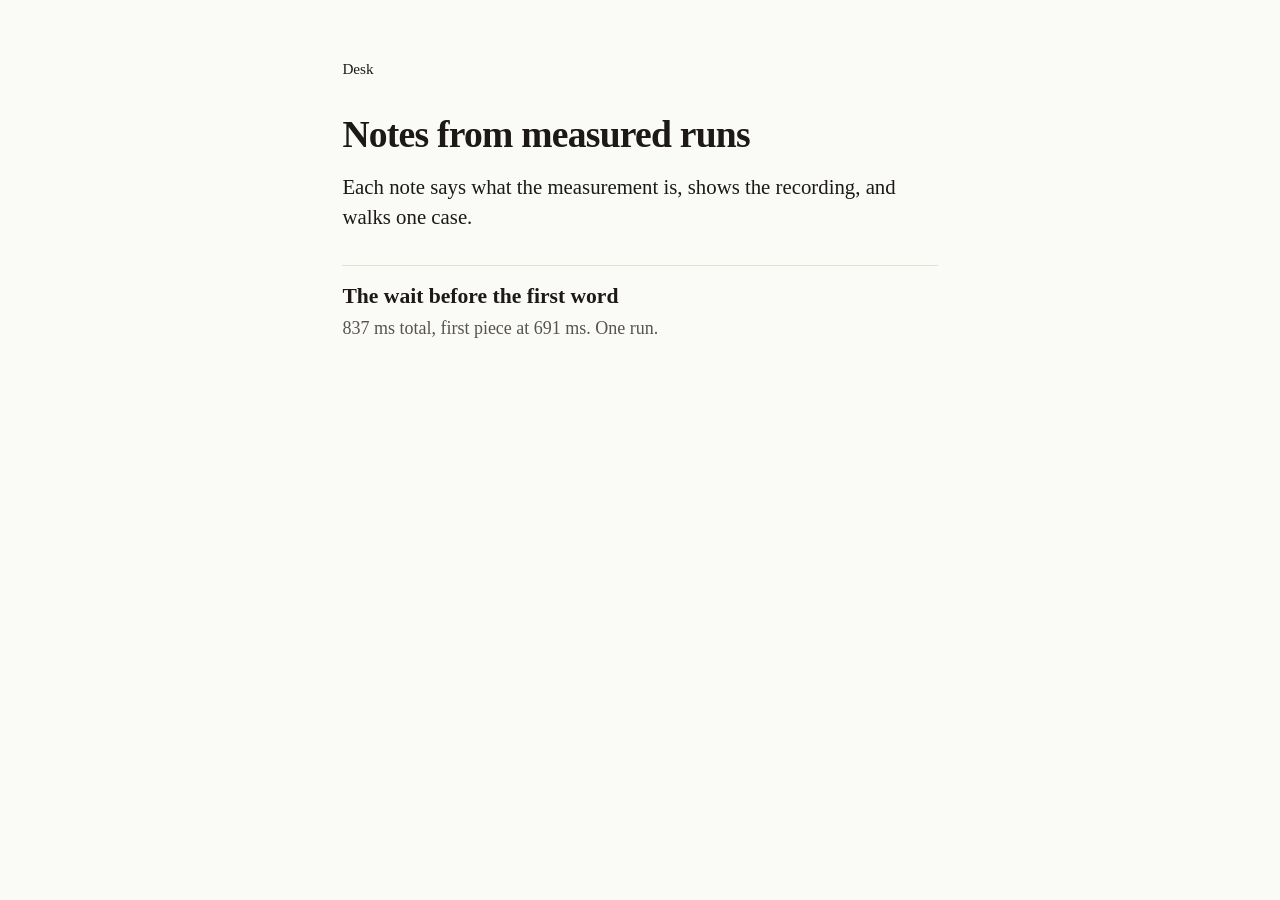
<file: index.html>
<!DOCTYPE html>
<html lang="en">
<head>
  <meta charset="utf-8">
  <meta name="viewport" content="width=device-width, initial-scale=1">
  <title>Desk</title>
  <link rel="stylesheet" href="site.css">
</head>
<body>
  <article>
    <p class="site">Desk</p>
    <h1>Notes from measured runs</h1>
    <p class="lede">Each note says what the measurement is, shows the recording, and walks one case.</p>
    <ul class="index-list">
      <li>
        <a href="first-token/">
          <h2>The wait before the first word</h2>
          <p id="blurb">One streamed reply.</p>
        </a>
      </li>
    </ul>
  </article>
  <script>
    fetch("data/first-token.json")
      .then(function (res) { return res.json(); })
      .then(function (run) {
        var first = Math.round(run.tokens[0].t_ms);
        var total = Math.round(run.stream_end_ms);
        document.getElementById("blurb").textContent =
          total + " ms total, first piece at " + first + " ms. One run.";
      });
  </script>
</body>
</html>
</file>
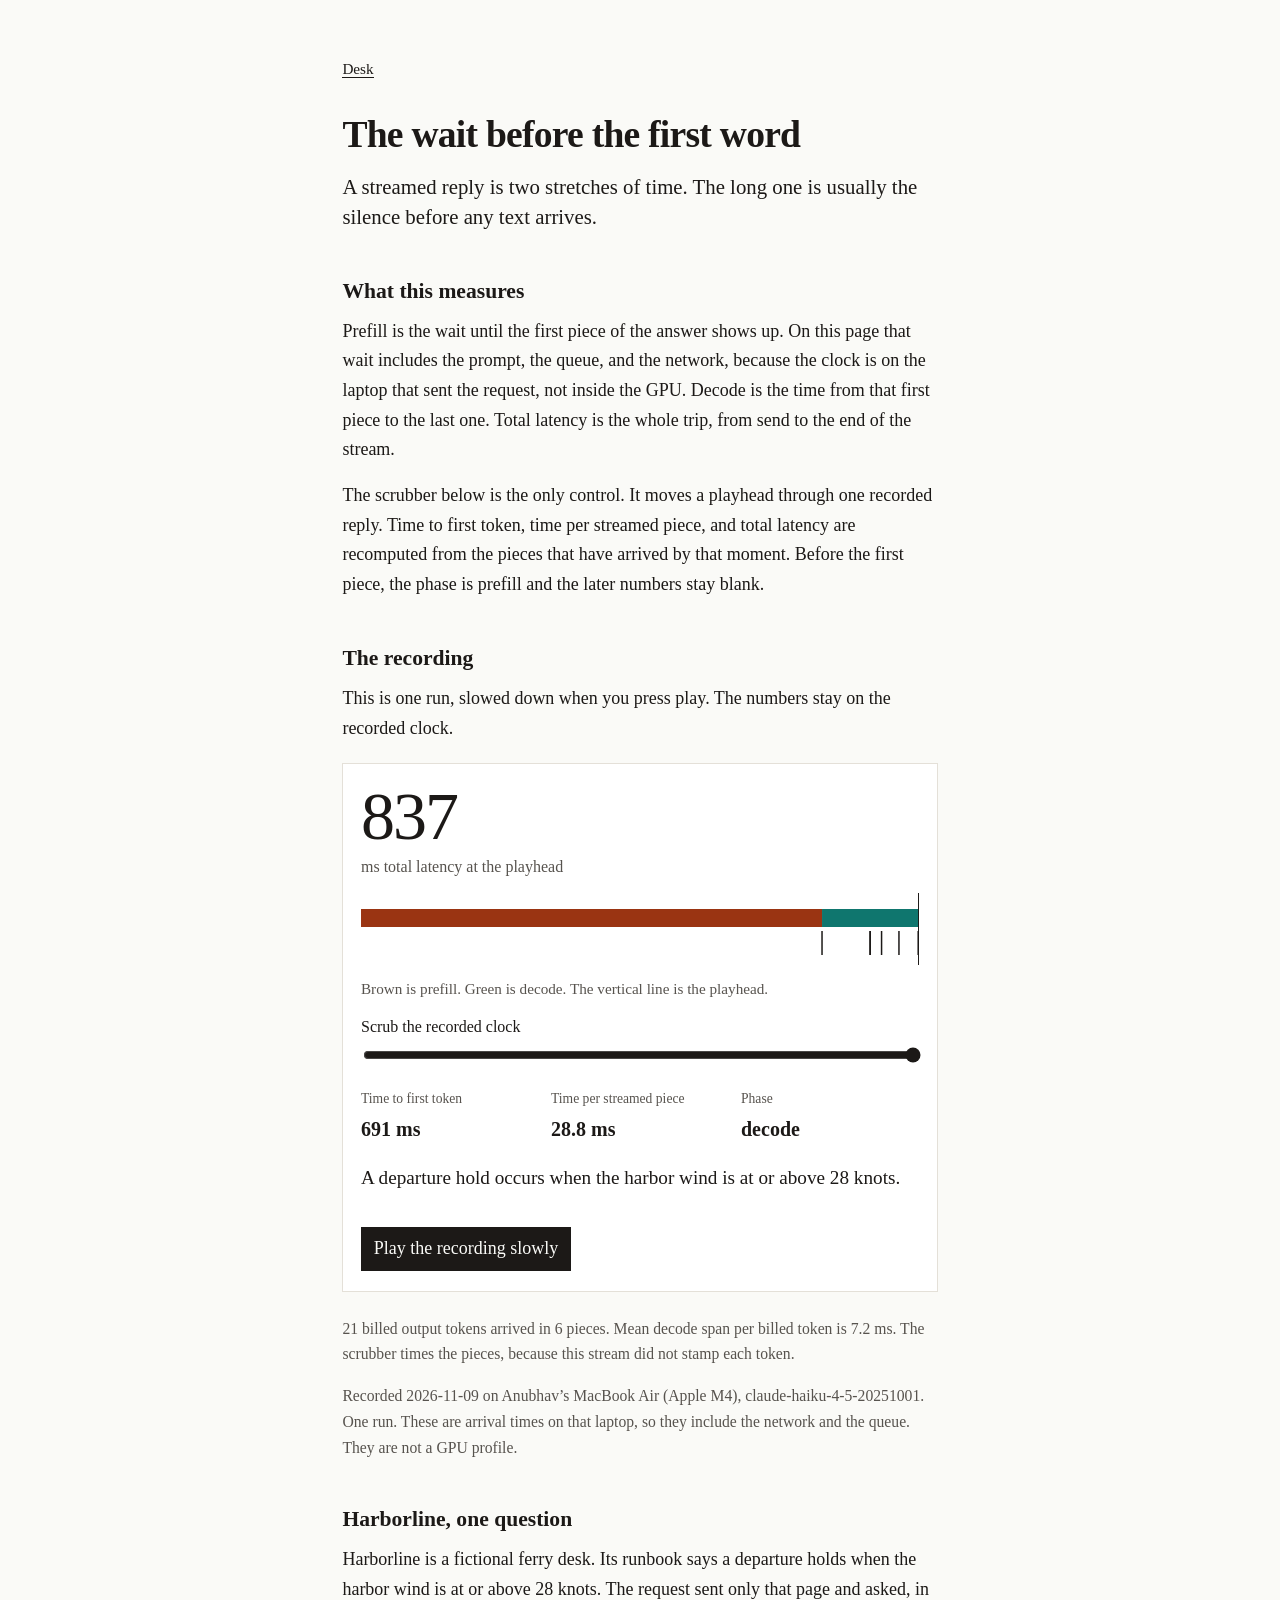
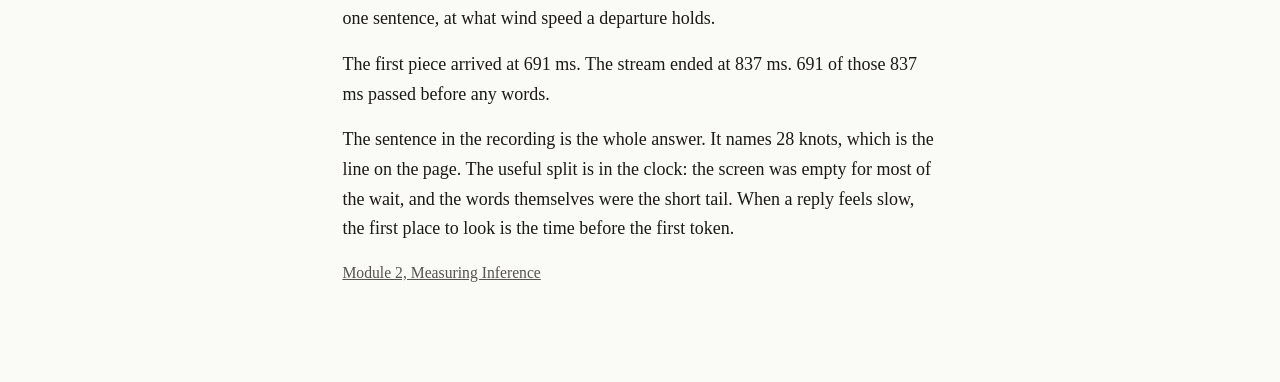
<file: first-token/index.html>
<!DOCTYPE html>
<html lang="en">
<head>
  <meta charset="utf-8">
  <meta name="viewport" content="width=device-width, initial-scale=1">
  <title>The wait before the first word · Desk</title>
  <link rel="stylesheet" href="../site.css">
</head>
<body>
  <article>
    <p class="site"><a href="../">Desk</a></p>
    <h1>The wait before the first word</h1>
    <p class="lede">A streamed reply is two stretches of time. The long one is usually the silence before any text arrives.</p>

    <h2>What this measures</h2>
    <p>Prefill is the wait until the first piece of the answer shows up. On this page that wait includes the prompt, the queue, and the network, because the clock is on the laptop that sent the request, not inside the GPU. Decode is the time from that first piece to the last one. Total latency is the whole trip, from send to the end of the stream.</p>
    <p>The scrubber below is the only control. It moves a playhead through one recorded reply. Time to first token, time per streamed piece, and total latency are recomputed from the pieces that have arrived by that moment. Before the first piece, the phase is prefill and the later numbers stay blank.</p>

    <h2>The recording</h2>
    <p>This is one run, slowed down when you press play. The numbers stay on the recorded clock.</p>
    <figure>
      <p class="result" id="hero">…</p>
      <p class="unit">ms total latency at the playhead</p>
      <svg id="chart" role="img" aria-labelledby="chart-title"></svg>
      <p class="legend">Brown is prefill. Green is decode. The vertical line is the playhead.</p>
      <label class="scrub">Scrub the recorded clock
        <input id="scrub" type="range" min="0" max="1" value="1" step="any">
      </label>
      <div class="stats">
        <div>Time to first token<b id="ttft">…</b></div>
        <div>Time per streamed piece<b id="tpot">…</b></div>
        <div>Phase<b id="phase">…</b></div>
      </div>
      <p class="out" id="out"></p>
      <button type="button" id="replay">Play the recording slowly</button>
    </figure>
    <p class="note" id="billed"></p>
    <p class="note" id="meta"></p>

    <h2>Harborline, one question</h2>
    <p>Harborline is a fictional ferry desk. Its runbook says a departure holds when the harbor wind is at or above 28 knots. The request sent only that page and asked, in one sentence, at what wind speed a departure holds.</p>
    <p id="case"></p>
    <p>The sentence in the recording is the whole answer. It names 28 knots, which is the line on the page. The useful split is in the clock: the screen was empty for most of the wait, and the words themselves were the short tail. When a reply feels slow, the first place to look is the time before the first token.</p>

    <p class="note"><a href="https://llmdojo.dev/learn/inference-optimization/measuring-inference.md">Module 2, Measuring Inference</a></p>
  </article>
  <script src="../metrics.js"></script>
  <script>
    var run, playing = false;
    var hero = document.getElementById("hero");
    var scrub = document.getElementById("scrub");
    var chart = document.getElementById("chart");

    function ms(v) { return v == null ? "—" : Math.round(v) + " ms"; }

    function draw(m) {
      var w = chart.clientWidth || 640;
      var h = 88;
      var end = run.stream_end_ms || 1;
      var x = function (t) { return Math.max(0, Math.min(w, (t / end) * w)); };
      var first = run.tokens[0].t_ms;
      var ticks = "";
      for (var i = 0; i < run.tokens.length; i++) {
        var tx = x(run.tokens[i].t_ms);
        ticks += '<line x1="' + tx + '" y1="46" x2="' + tx + '" y2="70" stroke="#1c1917" stroke-width="1.5"/>';
      }
      var px = x(m.t);
      chart.setAttribute("viewBox", "0 0 " + w + " " + h);
      chart.innerHTML =
        '<title id="chart-title">Prefill until the first piece, then decode. Playhead at ' + Math.round(m.t) + ' ms.</title>' +
        '<rect x="0" y="24" width="' + w + '" height="18" fill="#e7e2d8"/>' +
        '<rect x="0" y="24" width="' + x(first) + '" height="18" fill="#9a3412"/>' +
        '<rect x="' + x(first) + '" y="24" width="' + Math.max(0, w - x(first)) + '" height="18" fill="#0f766e"/>' +
        ticks +
        '<line x1="' + px + '" y1="8" x2="' + px + '" y2="80" stroke="#1c1917" stroke-width="2"/>';
    }

    function render() {
      var m = metricsAt(run, Number(scrub.value));
      hero.textContent = Math.round(m.total);
      document.getElementById("ttft").textContent = ms(m.ttft);
      document.getElementById("tpot").textContent = m.tpot == null ? "—" : m.tpot.toFixed(1) + " ms";
      document.getElementById("phase").textContent = m.phase;
      document.getElementById("out").textContent = m.text;
      draw(m);
    }

    function stop() { playing = false; }

    document.getElementById("replay").addEventListener("click", function () {
      stop();
      playing = true;
      scrub.value = "0";
      render();
      var t0 = performance.now();
      var dur = Math.max(run.stream_end_ms * 6, 1);
      function frame(now) {
        if (!playing) return;
        var u = Math.min(1, (now - t0) / dur);
        scrub.value = String(u * run.stream_end_ms);
        render();
        if (u < 1) requestAnimationFrame(frame);
      }
      requestAnimationFrame(frame);
    });

    scrub.addEventListener("input", function () { stop(); render(); });
    window.addEventListener("resize", render);

    fetch("../data/first-token.json")
      .then(function (res) { return res.json(); })
      .then(function (data) {
        run = data;
        scrub.max = String(run.stream_end_ms);
        scrub.value = String(run.stream_end_ms);
        document.getElementById("meta").textContent =
          "Recorded " + run.recorded_at.slice(0, 10) + " on " + run.machine.split(",")[0] +
          " (Apple M4), " + run.model + ". One run. These are arrival times on that laptop, so they include the network and the queue. They are not a GPU profile.";
        var mean = billedTpot(run);
        var first = Math.round(run.tokens[0].t_ms);
        var total = Math.round(run.stream_end_ms);
        if (mean != null) {
          document.getElementById("billed").textContent =
            run.usage.output_tokens + " billed output tokens arrived in " + run.tokens.length +
            " pieces. Mean decode span per billed token is " + mean.toFixed(1) +
            " ms. The scrubber times the pieces, because this stream did not stamp each token.";
        }
        document.getElementById("case").textContent =
          "The first piece arrived at " + first + " ms. The stream ended at " + total +
          " ms. " + first + " of those " + total + " ms passed before any words.";
        render();
      });
  </script>
</body>
</html>
</file>
<file: site.css>
* { box-sizing: border-box; }
html, body { margin: 0; background: #fafaf7; color: #1c1917; }
body {
  font: 1.125rem/1.65 Palatino, "Palatino Linotype", "Iowan Old Style", Georgia, serif;
}
article { max-width: 40rem; margin: 0 auto; padding: 3.5rem 1.4rem 5rem; }
a { color: inherit; }
.site { margin: 0 0 2rem; font-size: 0.95rem; }
.site a { text-decoration: none; border-bottom: 1px solid #1c1917; }
h1 { font-size: 2.35rem; line-height: 1.15; font-weight: 600; letter-spacing: -0.02em; margin: 0 0 1rem; }
h2 { font-size: 1.35rem; line-height: 1.3; font-weight: 600; margin: 2.75rem 0 0.75rem; }
.lede { font-size: 1.3rem; line-height: 1.45; margin: 0 0 1.5rem; }
p { margin: 0 0 1rem; }
figure {
  margin: 1.25rem 0 1.5rem;
  padding: 1.25rem 1.1rem 1.2rem;
  background: #fff;
  border: 1px solid #e4e0d8;
}
.result {
  margin: 0;
  font-variant-numeric: tabular-nums;
  font-size: 4.25rem;
  line-height: 0.95;
  letter-spacing: -0.03em;
}
.unit { margin: 0.35rem 0 0.25rem; color: #57534e; font-size: 1rem; }
svg { width: 100%; height: 88px; display: block; }
.legend { margin: 0.2rem 0 0.8rem; color: #57534e; font-size: 0.95rem; }
.scrub { display: block; margin: 0.4rem 0 1rem; font-size: 1rem; }
input[type="range"] { width: 100%; margin-top: 0.45rem; accent-color: #1c1917; }
.stats { display: grid; grid-template-columns: repeat(3, 1fr); gap: 0.75rem; margin: 0 0 1rem; }
.stats div { font-size: 0.85rem; color: #57534e; }
.stats b { display: block; margin-top: 0.15rem; color: #1c1917; font-size: 1.25rem; font-weight: 600; font-variant-numeric: tabular-nums; }
.out { min-height: 3.2rem; margin: 0 0 0.9rem; font-size: 1.2rem; }
button { font: inherit; background: #1c1917; color: #fafaf7; border: 0; padding: 0.45rem 0.8rem; cursor: pointer; }
.note { color: #57534e; font-size: 0.98rem; }
.index-list { list-style: none; padding: 0; margin: 2rem 0 0; }
.index-list a { display: block; text-decoration: none; padding: 1rem 0; border-top: 1px solid #e4e0d8; }
.index-list h2 { margin: 0 0 0.3rem; }
.index-list p { margin: 0; color: #57534e; }
@media (max-width: 560px) {
  h1 { font-size: 1.85rem; }
  .result { font-size: 3.2rem; }
  .stats { grid-template-columns: 1fr; }
}
</file>
